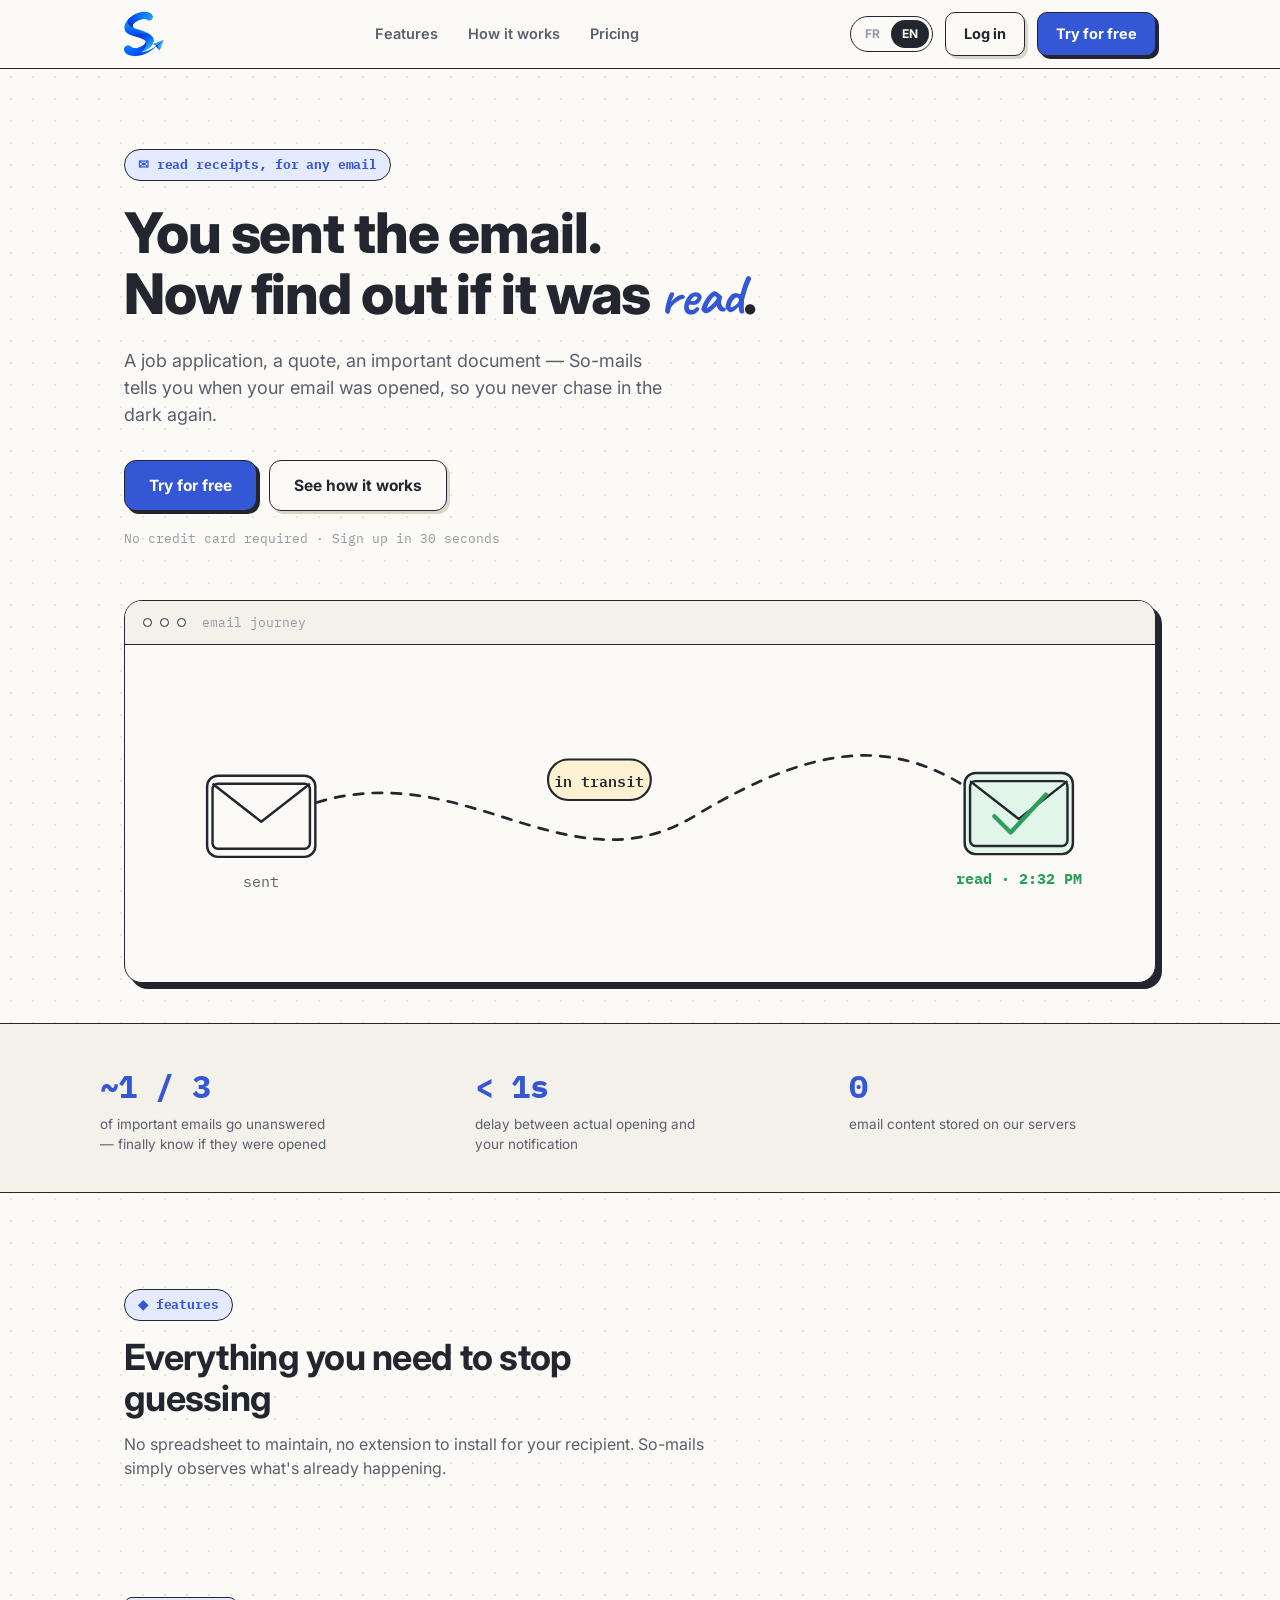
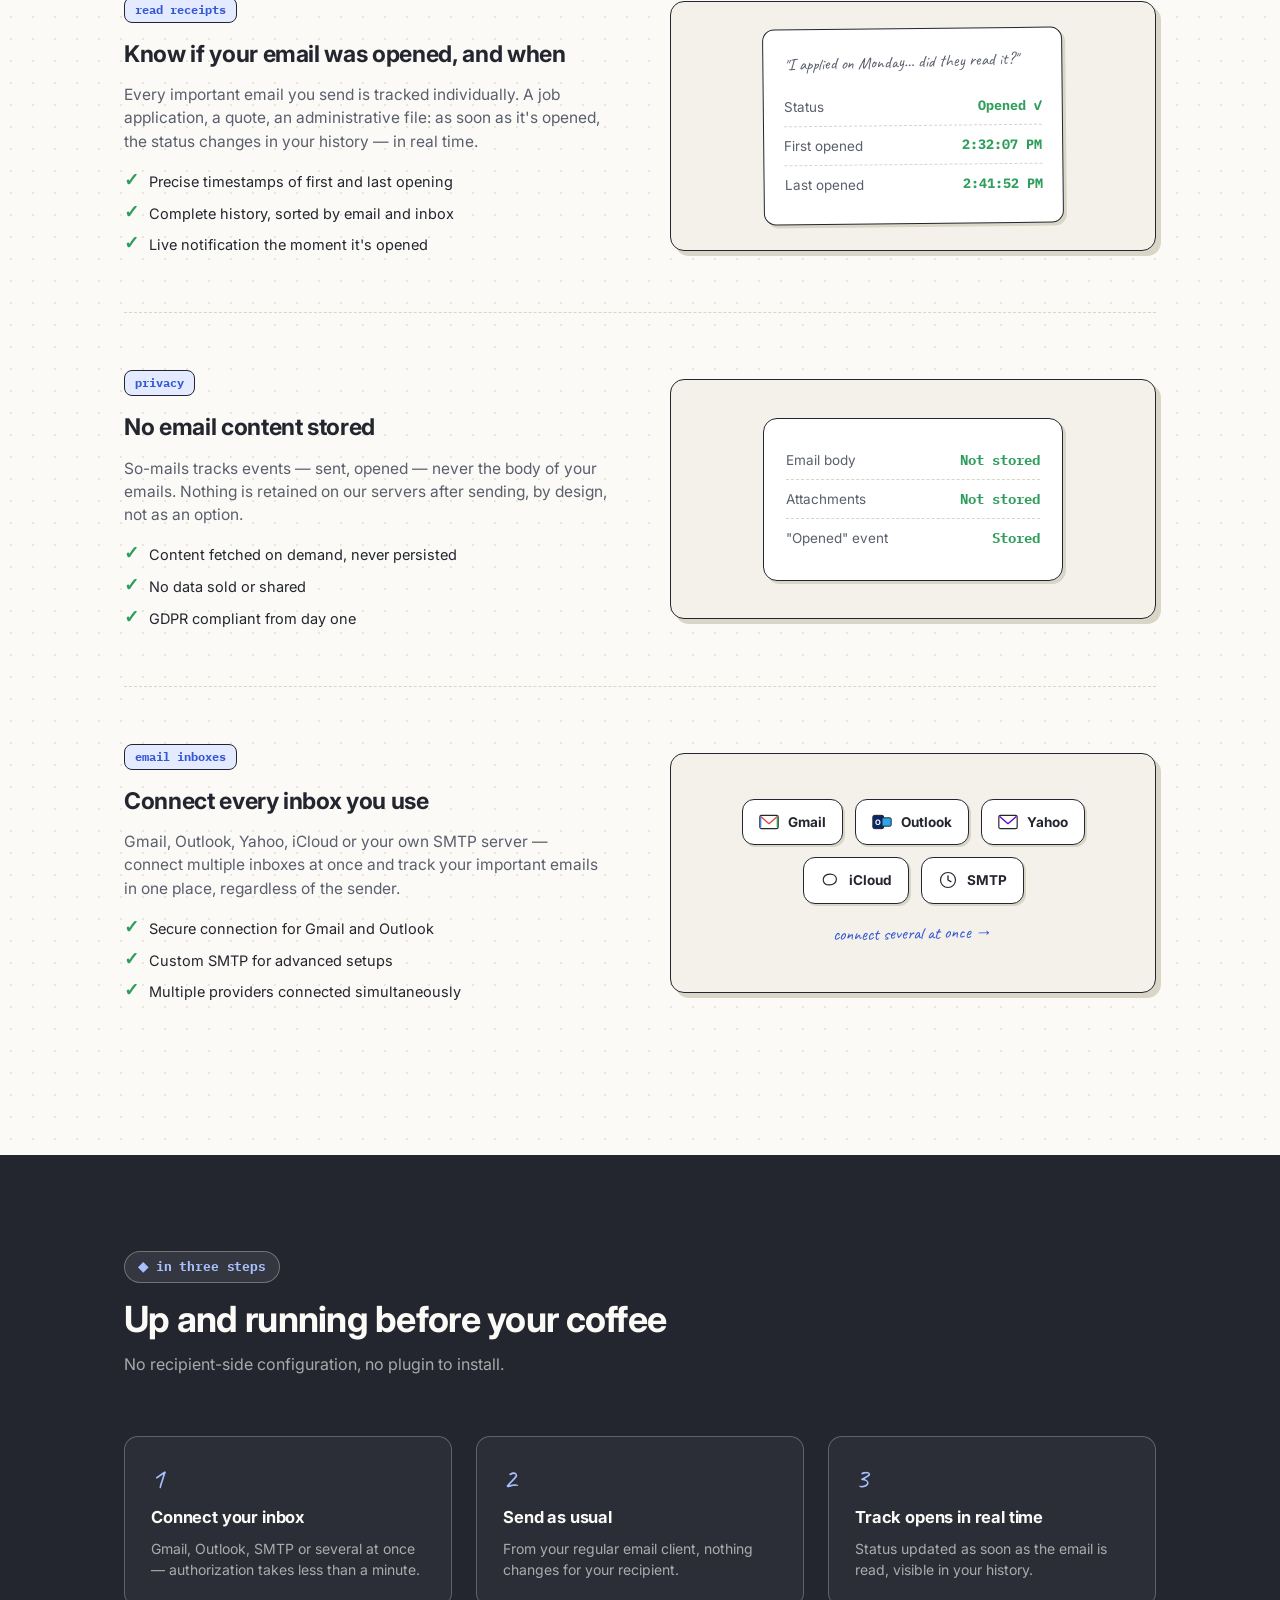
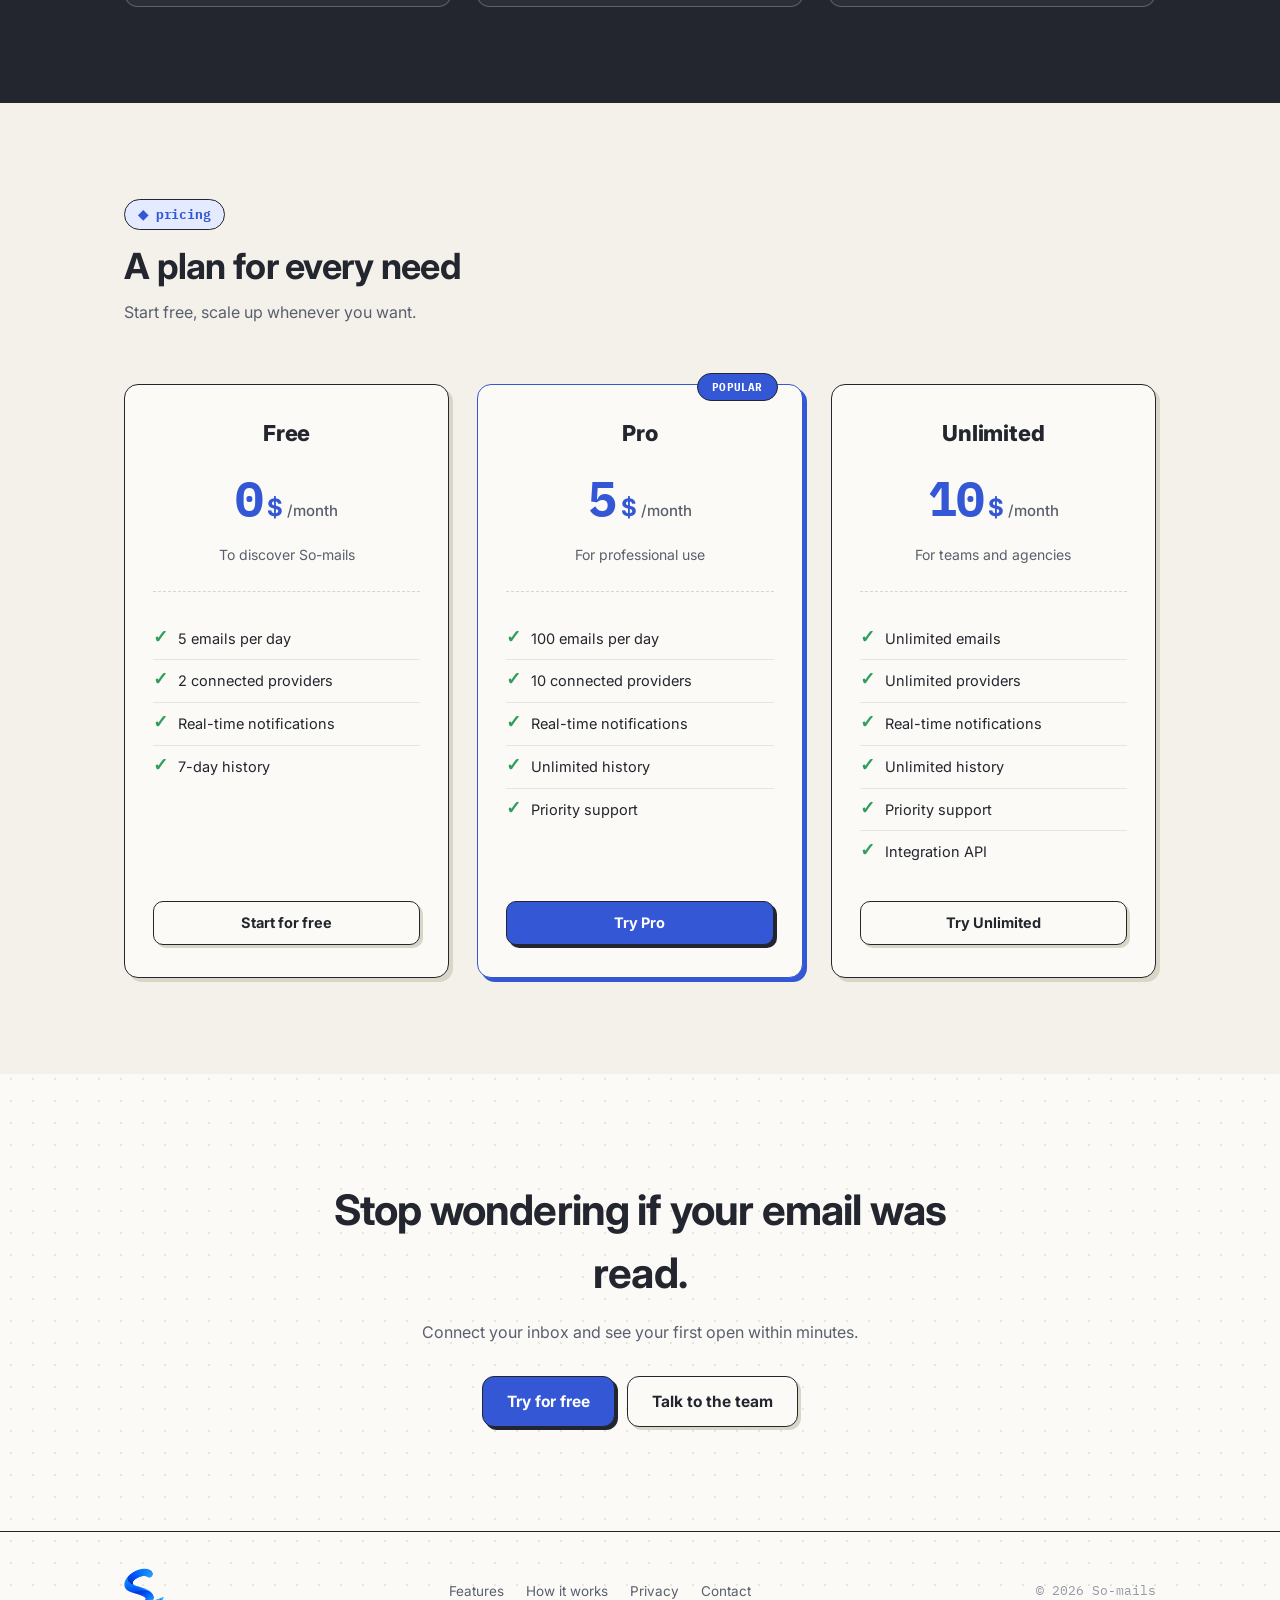
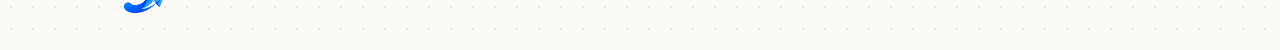
<file: index.html>
<!DOCTYPE html>
<html lang="fr">
<head>
<meta charset="UTF-8" />
<meta name="viewport" content="width=device-width, initial-scale=1.0" />
<title data-i18n="meta.title">So-mails — Savoir si votre email a été lu</title>
<link rel="preconnect" href="https://fonts.googleapis.com">
<link rel="preconnect" href="https://fonts.gstatic.com" crossorigin>
<link href="https://fonts.googleapis.com/css2?family=Caveat:wght@600;700&family=IBM+Plex+Mono:wght@500;600&family=Inter:wght@400;500;600;700;800&display=swap" rel="stylesheet">
<link rel="stylesheet" href="styles.css">
</head>
<body>

<header class="nav">
  <div class="wrap nav-inner">
   <a href="/" class="logo">
  <img src="logo.png" class="logo-size" alt="So-mails">
</a>

<nav class="nav-links">
  <a href="#features" data-i18n="nav.features">Fonctionnalités</a>
  <a href="#how" data-i18n="nav.howItWorks">Comment ça marche</a>
  <a href="#pricing" data-i18n="nav.pricing">Tarifs</a>
</nav>
    <div class="nav-cta">
      <div class="lang-toggle" role="group" aria-label="Langue">
        <button data-lang="fr" class="active">FR</button>
        <button data-lang="en">EN</button>
      </div>
      <a href="#" class="btn btn-ghost" data-i18n="nav.login">Connexion</a>
      <a href="#" class="btn btn-primary" data-i18n="nav.tryFree">Essayer gratuitement</a>
    </div>
  </div>
</header>

<section class="hero">
  <div class="wrap">
    <div class="eyebrow" data-i18n="hero.eyebrow">✉ accusé de lecture, pour n'importe quel email</div>
    <h1 class="hero-title"><span data-i18n="hero.title1">Vous avez envoyé l'email.</span><br><span data-i18n="hero.title2">Reste à savoir s'il a été</span> <span class="accent" data-i18n="hero.titleAccent">lu</span>.</h1>
    <p class="hero-sub" data-i18n="hero.subtitle">Une candidature, un devis, un dossier important — So-mails vous dit quand votre email a été ouvert, pour ne plus relancer dans le vide.</p>
    <div class="hero-actions">
      <a href="#" class="btn btn-primary btn-lg" data-i18n="hero.ctaPrimary">Essayer gratuitement</a>
      <a href="#how" class="btn btn-ghost btn-lg" data-i18n="hero.ctaSecondary">Voir comment ça marche</a>
    </div>
    <div class="hero-note" data-i18n="hero.note">Sans carte bancaire · Connexion en 30 secondes</div>

    <div class="journey-shell reveal">
      <div class="journey-bar">
        <div class="journey-dot"></div><div class="journey-dot"></div><div class="journey-dot"></div>
        <span data-i18n="hero.journeyLabel">trajet de l'email</span>
      </div>
      <div class="journey-canvas">
        <svg viewBox="0 0 720 200" xmlns="http://www.w3.org/2000/svg">
          <!-- dashed hand-drawn path -->
          <path d="M 95 100 C 220 40, 300 160, 400 100 S 560 40, 630 100" fill="none" stroke="#23262f" stroke-width="2" stroke-dasharray="7 7" stroke-linecap="round"/>
          <!-- node 1: envelope sent -->
          <g transform="translate(40,70)">
            <rect x="0" y="0" width="80" height="60" rx="8" fill="#fbfaf6" stroke="#23262f" stroke-width="1.8"/>
            <path d="M4 6 L40 34 L76 6" fill="none" stroke="#23262f" stroke-width="1.8" stroke-linejoin="round"/>
            <rect x="4" y="6" width="72" height="48" rx="4" fill="none" stroke="#23262f" stroke-width="1.8"/>
            <text x="40" y="82" text-anchor="middle" font-family="IBM Plex Mono, monospace" font-size="11" fill="#5a5f6d" data-i18n-svg="hero.journeySent">envoyé</text>
          </g>
          <!-- node 2: mid waypoint tag -->
          <g transform="translate(330,58)">
            <rect x="-38" y="0" width="76" height="30" rx="15" fill="#fdf1d1" stroke="#23262f" stroke-width="1.6"/>
            <text x="0" y="20" text-anchor="middle" font-family="IBM Plex Mono, monospace" font-size="11" font-weight="600" fill="#23262f" data-i18n-svg="hero.journeyTransit">en transit</text>
          </g>
          <!-- node 3: opened + check -->
          <g transform="translate(600,68)">
            <rect x="0" y="0" width="80" height="60" rx="8" fill="#e2f5e9" stroke="#23262f" stroke-width="1.8"/>
            <path d="M4 6 L40 34 L76 6" fill="none" stroke="#23262f" stroke-width="1.8" stroke-linejoin="round"/>
            <rect x="4" y="6" width="72" height="48" rx="4" fill="none" stroke="#23262f" stroke-width="1.8"/>
            <path d="M22 32 L34 44 L60 16" fill="none" stroke="#2f9e5c" stroke-width="3.2" stroke-linecap="round" stroke-linejoin="round"/>
            <text x="40" y="82" text-anchor="middle" font-family="IBM Plex Mono, monospace" font-size="11" font-weight="700" fill="#2f9e5c" data-i18n-svg="hero.journeyRead">lu · 14:32</text>
          </g>
        </svg>
      </div>
    </div>
  </div>
</section>

<section class="stat">
  <div class="wrap stat-inner">
    <div class="stat-item">
      <div class="stat-num" data-i18n="stats.stat1.number">~1 / 3</div>
      <div class="stat-label" data-i18n="stats.stat1.label">des emails importants restent sans réponse — sachez enfin s'ils ont été ouverts</div>
    </div>
    <div class="stat-item">
      <div class="stat-num" data-i18n="stats.stat2.number">&lt; 1s</div>
      <div class="stat-label" data-i18n="stats.stat2.label">de délai entre l'ouverture réelle et votre notification</div>
    </div>
    <div class="stat-item">
      <div class="stat-num" data-i18n="stats.stat3.number">0</div>
      <div class="stat-label" data-i18n="stats.stat3.label">contenu d'email stocké sur nos serveurs</div>
    </div>
  </div>
</section>

<section class="features" id="features">
  <div class="wrap">
    <div class="section-head reveal">
      <div class="eyebrow" data-i18n="features.eyebrow">◆ fonctionnalités</div>
      <h2 data-i18n="features.title">Tout ce qu'il faut pour arrêter de deviner</h2>
      <p data-i18n="features.subtitle">Pas de tableau à tenir, pas d'extension à faire installer à votre destinataire. So-mails observe simplement ce qui se passe déjà.</p>
    </div>

    <div class="feature-row reveal">
      <div class="feature-text">
        <span class="feature-tag" data-i18n="features.feature1.tag">accusé de lecture</span>
        <h3 data-i18n="features.feature1.title">Sachez si votre email a été ouvert, et quand</h3>
        <p data-i18n="features.feature1.description">Chaque email important que vous envoyez est suivi individuellement. Une candidature, un devis, un dossier administratif : dès qu'il est ouvert, le statut change dans votre historique — en temps réel.</p>
        <ul class="feature-list" data-i18n-list="features.feature1.list">
          <li>Horodatage précis de la première et de la dernière ouverture</li>
          <li>Historique complet, classé par email et par boîte mail</li>
          <li>Notification en direct dès l'ouverture</li>
        </ul>
      </div>
      <div class="feature-visual">
        <div class="receipt-card">
          <div class="receipt-scenario" data-i18n="features.feature1.visual.scenario">"J'ai postulé lundi… ils l'ont lu ?"</div>
          <div class="receipt-row"><span class="lbl" data-i18n="features.feature1.visual.status">Statut</span><span class="val" data-i18n="features.feature1.visual.statusValue">Ouvert ✓</span></div>
          <div class="receipt-row"><span class="lbl" data-i18n="features.feature1.visual.firstOpen">Première ouverture</span><span class="val" data-i18n="features.feature1.visual.firstOpenValue">14:32:07</span></div>
          <div class="receipt-row"><span class="lbl" data-i18n="features.feature1.visual.lastOpen">Dernière ouverture</span><span class="val" data-i18n="features.feature1.visual.lastOpenValue">14:41:52</span></div>
        </div>
      </div>
    </div>

    <div class="feature-row reverse reveal">
      <div class="feature-text">
        <span class="feature-tag" data-i18n="features.feature2.tag">confidentialité</span>
        <h3 data-i18n="features.feature2.title">Aucun contenu d'email stocké</h3>
        <p data-i18n="features.feature2.description">So-mails suit des événements — envoyé, ouvert — jamais le corps de vos emails. Rien n'est conservé sur nos serveurs après l'envoi, par conception, pas en option.</p>
        <ul class="feature-list" data-i18n-list="features.feature2.list">
          <li>Contenu récupéré à la demande, jamais persisté</li>
          <li>Aucune donnée revendue ou partagée</li>
          <li>Conforme aux bonnes pratiques RGPD dès le départ</li>
        </ul>
      </div>
      <div class="feature-visual">
        <div class="privacy-card">
          <div class="privacy-row"><span class="lbl" data-i18n="features.feature2.visual.emailBody">Corps de l'email</span><span class="val" data-i18n="features.feature2.visual.emailBodyValue">Non stocké</span></div>
          <div class="privacy-row"><span class="lbl" data-i18n="features.feature2.visual.attachments">Pièces jointes</span><span class="val" data-i18n="features.feature2.visual.attachmentsValue">Non stockées</span></div>
          <div class="privacy-row"><span class="lbl" data-i18n="features.feature2.visual.openEvent">Événement "ouvert"</span><span class="val" data-i18n="features.feature2.visual.openEventValue">Conservé</span></div>
        </div>
      </div>
    </div>

    <div class="feature-row reveal">
      <div class="feature-text">
        <span class="feature-tag" data-i18n="features.feature3.tag">boîtes mail</span>
        <h3 data-i18n="features.feature3.title">Connectez toutes les boîtes que vous utilisez</h3>
        <p data-i18n="features.feature3.description">Gmail, Outlook, Yahoo, iCloud ou votre propre serveur SMTP — connectez plusieurs boîtes à la fois et suivez vos emails importants au même endroit, quel que soit l'expéditeur.</p>
        <ul class="feature-list" data-i18n-list="features.feature3.list">
          <li>Connexion sécurisée pour Gmail et Outlook</li>
          <li>SMTP personnalisé pour les configurations avancées</li>
          <li>Plusieurs fournisseurs connectés simultanément</li>
        </ul>
      </div>
      <div class="feature-visual" style="flex-direction: column;">
        <div class="chip-grid">
          <div class="chip">
            <svg viewBox="0 0 24 24"><rect x="1" y="4" width="22" height="16" rx="2" fill="#fff" stroke="#23262f" stroke-width="1.4"/><path d="M2 5.5 L12 14 L22 5.5" fill="none" stroke="#EA4335" stroke-width="1.6" stroke-linejoin="round"/><path d="M2 6 L2 18" stroke="#4285F4" stroke-width="1.6"/><path d="M22 6 L22 18" stroke="#34A853" stroke-width="1.6"/></svg>
            Gmail
          </div>
          <div class="chip">
            <svg viewBox="0 0 24 24"><rect x="1" y="4" width="13" height="16" rx="2" fill="#0A2767" stroke="#23262f" stroke-width="1.2"/><text x="7.5" y="15" text-anchor="middle" font-family="Inter" font-size="9" font-weight="700" fill="#fff">O</text><rect x="12" y="7" width="11" height="10" rx="1.5" fill="#28A8EA" stroke="#23262f" stroke-width="1.2"/></svg>
            Outlook
          </div>
          <div class="chip">
            <svg viewBox="0 0 24 24"><rect x="1" y="4" width="22" height="16" rx="2" fill="#fff" stroke="#23262f" stroke-width="1.4"/><path d="M2 5.5 L12 14 L22 5.5" fill="none" stroke="#6001D2" stroke-width="1.6" stroke-linejoin="round"/></svg>
            Yahoo
          </div>
          <div class="chip">
            <svg viewBox="0 0 24 24"><path d="M12 5 C6 5 3 9 4 13 C4.8 16.5 8 18 11.5 17.9 C16 17.8 20 15 19.7 10.8 C19.5 7.5 16.3 5 12 5 Z" fill="#fff" stroke="#23262f" stroke-width="1.4"/></svg>
            iCloud
          </div>
          <div class="chip">
            <svg viewBox="0 0 24 24"><circle cx="12" cy="12" r="9" fill="#fff" stroke="#23262f" stroke-width="1.4"/><path d="M12 7 L12 12 L15.5 14" stroke="#23262f" stroke-width="1.6" stroke-linecap="round" stroke-linejoin="round" fill="none"/></svg>
            SMTP
          </div>
        </div>
        <div class="multi-note" data-i18n="features.feature3.visual.note">connectez-en plusieurs à la fois →</div>
      </div>
    </div>
  </div>
</section>

<section class="how" id="how">
  <div class="wrap">
    <div class="section-head reveal">
      <div class="eyebrow" data-i18n="howItWorks.eyebrow">◆ en trois étapes</div>
      <h2 data-i18n="howItWorks.title">Opérationnel avant votre café</h2>
      <p data-i18n="howItWorks.subtitle">Aucune configuration côté destinataire, aucun plugin à faire installer.</p>
    </div>
    <div class="steps">
      <div class="step reveal">
        <div class="step-num" data-i18n="howItWorks.steps.0.number">1</div>
        <h4 data-i18n="howItWorks.steps.0.title">Connectez votre boîte mail</h4>
        <p data-i18n="howItWorks.steps.0.description">Gmail, Outlook, SMTP ou plusieurs à la fois — l'autorisation prend moins d'une minute.</p>
      </div>
      <div class="step reveal">
        <div class="step-num" data-i18n="howItWorks.steps.1.number">2</div>
        <h4 data-i18n="howItWorks.steps.1.title">Envoyez comme d'habitude</h4>
        <p data-i18n="howItWorks.steps.1.description">Depuis votre client mail habituel, rien ne change pour votre destinataire.</p>
      </div>
      <div class="step reveal">
        <div class="step-num" data-i18n="howItWorks.steps.2.number">3</div>
        <h4 data-i18n="howItWorks.steps.2.title">Suivez l'ouverture en direct</h4>
        <p data-i18n="howItWorks.steps.2.description">Statut mis à jour dès que l'email est lu, visible dans votre historique.</p>
      </div>
    </div>
  </div>
</section>

<section class="pricing" id="pricing">
  <div class="wrap">
    <div class="section-head reveal">
      <div class="eyebrow" data-i18n="pricing.eyebrow">◆ tarifs</div>
      <h2 data-i18n="pricing.title">Un plan pour chaque besoin</h2>
      <p data-i18n="pricing.subtitle">Commencez gratuitement, passez à la vitesse supérieure quand vous le souhaitez.</p>
    </div>

    <div class="pricing-grid">
      <!-- Free Plan -->
      <div class="pricing-card reveal">
        <div class="pricing-header">
          <h3 class="pricing-name" data-i18n="pricing.free.name">Gratuit</h3>
          <div class="pricing-price">
            <span class="price-amount" data-i18n="pricing.free.price">0</span>
            <span class="price-currency" data-i18n="pricing.free.currency">€</span>
            <span class="price-period" data-i18n="pricing.free.period">/mois</span>
          </div>
          <p class="pricing-description" data-i18n="pricing.free.description">Pour découvrir So-mails</p>
        </div>
        <ul class="pricing-features" data-i18n-list="pricing.free.features">
          <li>5 emails par jour</li>
          <li>2 fournisseurs connectés</li>
          <li>Notifications en temps réel</li>
          <li>Historique de 7 jours</li>
        </ul>
        <a href="#" class="btn btn-ghost btn-block" data-i18n="pricing.free.cta">Commencer gratuitement</a>
      </div>

      <!-- Pro Plan (Popular) -->
      <div class="pricing-card pricing-card-popular reveal">
        <div class="pricing-badge" data-i18n="pricing.pro.popular">Populaire</div>
        <div class="pricing-header">
          <h3 class="pricing-name" data-i18n="pricing.pro.name">Pro</h3>
          <div class="pricing-price">
            <span class="price-amount" data-i18n="pricing.pro.price">5</span>
            <span class="price-currency" data-i18n="pricing.pro.currency">€</span>
            <span class="price-period" data-i18n="pricing.pro.period">/mois</span>
          </div>
          <p class="pricing-description" data-i18n="pricing.pro.description">Pour un usage professionnel</p>
        </div>
        <ul class="pricing-features" data-i18n-list="pricing.pro.features">
          <li>100 emails par jour</li>
          <li>10 fournisseurs connectés</li>
          <li>Notifications en temps réel</li>
          <li>Historique illimité</li>
          <li>Support prioritaire</li>
        </ul>
        <a href="#" class="btn btn-primary btn-block" data-i18n="pricing.pro.cta">Essayer Pro</a>
      </div>

      <!-- Unlimited Plan -->
      <div class="pricing-card reveal">
        <div class="pricing-header">
          <h3 class="pricing-name" data-i18n="pricing.unlimited.name">Illimité</h3>
          <div class="pricing-price">
            <span class="price-amount" data-i18n="pricing.unlimited.price">10</span>
            <span class="price-currency" data-i18n="pricing.unlimited.currency">€</span>
            <span class="price-period" data-i18n="pricing.unlimited.period">/mois</span>
          </div>
          <p class="pricing-description" data-i18n="pricing.unlimited.description">Pour les équipes et agences</p>
        </div>
        <ul class="pricing-features" data-i18n-list="pricing.unlimited.features">
          <li>Emails illimités</li>
          <li>Fournisseurs illimités</li>
          <li>Notifications en temps réel</li>
          <li>Historique illimité</li>
          <li>Support prioritaire</li>
          <li>API d'intégration</li>
        </ul>
        <a href="#" class="btn btn-ghost btn-block" data-i18n="pricing.unlimited.cta">Essayer Illimité</a>
      </div>
    </div>
  </div>
</section>

<section class="cta reveal">
  <div class="wrap">
    <h2 data-i18n="cta.title">Arrêtez de vous demander si votre email a été lu.</h2>
    <p data-i18n="cta.subtitle">Connectez votre boîte mail et voyez votre première ouverture dans la minute.</p>
    <div class="cta-actions">
      <a href="#" class="btn btn-primary btn-lg" data-i18n="cta.primary">Essayer gratuitement</a>
      <a href="#" class="btn btn-ghost btn-lg" data-i18n="cta.secondary">Parler à l'équipe</a>
    </div>
  </div>
</section>

<footer>
  <div class="wrap footer-inner">
    <div class="logo">
      <img src="logo.png" class="logo-size" alt="So-mails">
    </div>
    <div class="footer-links">
      <a href="#features" data-i18n="footer.features">Fonctionnalités</a>
      <a href="#how" data-i18n="footer.howItWorks">Comment ça marche</a>
      <a href="privacy.html" data-i18n="footer.privacy">Confidentialité</a>
      <a href="#" data-i18n="footer.contact">Contact</a>
    </div>
    <div class="footer-copy" data-i18n="footer.copyright">© 2026 So-mails</div>
  </div>
</footer>

<script type="module" src="script.js"></script>

</body>
</html>
</file>
<file: styles.css>
:root {
  --ink: #23262f;
  --ink-soft: #5a5f6d;
  --ink-faint: #9599a6;
  --paper: #fbfaf6;
  --paper-alt: #f3f1e9;
  --line: #d9d5c7;
  --line-soft: #e8e5da;
  --marker-blue: #3457d5;
  --marker-blue-soft: #e4eaff;
  --marker-yellow: #f0b429;
  --marker-yellow-soft: #fdf1d1;
  --marker-green: #2f9e5c;
  --marker-green-soft: #e2f5e9;
  --radius: 14px;
  --hand: "Caveat", cursive;
  --mono: "IBM Plex Mono", ui-monospace, Menlo, Consolas, monospace;
  --sans: "Inter", -apple-system, BlinkMacSystemFont, "Segoe UI", sans-serif;
}

* { box-sizing: border-box; }
html { scroll-behavior: smooth; }

body {
  margin: 0;
  font-family: var(--sans);
  color: var(--ink);
  background: var(--paper);
  background-image: radial-gradient(var(--line-soft) 1.2px, transparent 1.2px);
  background-size: 22px 22px;
  -webkit-font-smoothing: antialiased;
  line-height: 1.5;
}

a { color: inherit; text-decoration: none; }

.wrap { max-width: 1080px; margin: 0 auto; padding: 0 24px; }

/* sketch border used across cards/buttons */
.sketch {
  border: 1.5px solid var(--ink);
  border-radius: var(--radius);
  box-shadow: 3px 3px 0 var(--line);
}

/* ---------- Nav ---------- */
header.nav {
  position: sticky;
  top: 0;
  z-index: 50;
  background: rgba(251, 250, 246, 0.88);
  backdrop-filter: blur(8px);
  border-bottom: 1.5px solid var(--ink);
}
.nav-inner { display: flex; align-items: center; justify-content: space-between; height: 68px; }
.logo { display: flex; align-items: center; gap: 9px; font-weight: 800; font-size: 18px; letter-spacing: -0.01em; }
.logo-mark {
  width: 30px; height: 30px; border-radius: 8px;
  background: var(--paper);
  border: 1.5px solid var(--ink);
  box-shadow: 2px 2px 0 var(--ink);
  display: inline-flex; align-items: center; justify-content: center;
  font-family: var(--hand); font-size: 20px; font-weight: 700; color: var(--marker-blue);
}
.logo-size{
  width: 40px;
}
.nav-links { display: flex; align-items: center; gap: 30px; }
.nav-links a { font-size: 14.5px; color: var(--ink-soft); font-weight: 600; transition: color 0.15s ease; }
.nav-links a:hover { color: var(--marker-blue); }
.nav-cta { display: flex; align-items: center; gap: 12px; }
.lang-toggle {
  display: flex; border: 1.5px solid var(--ink); border-radius: 999px; padding: 3px; font-size: 12px; font-weight: 700;
}
.lang-toggle button { border: none; background: none; padding: 5px 11px; border-radius: 999px; cursor: pointer; color: var(--ink-faint); font: inherit; }
.lang-toggle button.active { background: var(--ink); color: var(--paper); }

.btn {
  display: inline-flex; align-items: center; justify-content: center; gap: 6px;
  font-size: 14.5px; font-weight: 700; padding: 10px 18px; border-radius: 10px; cursor: pointer;
  border: 1.5px solid var(--ink); transition: transform 0.12s ease, box-shadow 0.12s ease;
  white-space: nowrap; background: var(--paper); color: var(--ink);
}
.btn-primary { background: var(--marker-blue); color: white; box-shadow: 3px 3px 0 var(--ink); }
.btn-primary:hover { transform: translate(-1px, -1px); box-shadow: 4px 4px 0 var(--ink); }
.btn-ghost { background: var(--paper); box-shadow: 3px 3px 0 var(--line); }
.btn-ghost:hover { transform: translate(-1px, -1px); box-shadow: 4px 4px 0 var(--line); }
.btn-lg { padding: 13px 24px; font-size: 15.5px; border-radius: 12px; }

/* ---------- Hero ---------- */
section.hero { padding: 80px 0 40px; }
.eyebrow {
  display: inline-flex; align-items: center; gap: 8px; font-size: 13px; font-weight: 700;
  color: var(--marker-blue); background: var(--marker-blue-soft); border: 1.5px solid var(--ink);
  padding: 5px 13px; border-radius: 999px; margin-bottom: 22px; font-family: var(--mono); letter-spacing: -0.01em;
}
h1.hero-title {
  font-size: clamp(36px, 5vw, 56px); line-height: 1.1; letter-spacing: -0.02em; font-weight: 800;
  max-width: 720px; margin: 0 0 20px;
}
h1.hero-title .accent {
  font-family: var(--hand); font-weight: 700; color: var(--marker-blue);
  display: inline-block; transform: rotate(-1.5deg);
}
p.hero-sub { font-size: 18px; color: var(--ink-soft); max-width: 540px; margin: 0 0 32px; }
.hero-actions { display: flex; gap: 12px; margin-bottom: 18px; flex-wrap: wrap; }
.hero-note { font-size: 13px; color: var(--ink-faint); font-family: var(--mono); }

/* ---------- Signature: hand-drawn mail journey diagram ---------- */
.journey-shell {
  margin-top: 52px;
  border-radius: 18px;
  border: 1.5px solid var(--ink);
  background: var(--paper);
  box-shadow: 6px 6px 0 var(--ink);
  overflow: hidden;
}
.journey-bar {
  display: flex; align-items: center; gap: 8px; padding: 12px 18px;
  border-bottom: 1.5px solid var(--ink); background: var(--paper-alt);
}
.journey-dot { width: 9px; height: 9px; border-radius: 50%; border: 1.5px solid var(--ink); background: var(--paper); }
.journey-bar span { margin-left: 8px; font-size: 12.5px; color: var(--ink-faint); font-family: var(--mono); }
.journey-canvas { padding: 36px 28px 30px; }
.journey-canvas svg { width: 100%; height: auto; display: block; }

/* ---------- Stat strip ---------- */
section.stat { border-top: 1.5px solid var(--ink); border-bottom: 1.5px solid var(--ink); background: var(--paper-alt); }
.stat-inner { display: flex; align-items: flex-start; gap: 44px; padding: 38px 0; flex-wrap: wrap; }
.stat-item { flex: 1; min-width: 200px; }
.stat-num { font-size: 32px; font-weight: 800; letter-spacing: -0.02em; color: var(--marker-blue); font-family: var(--mono); }
.stat-label { font-size: 13.5px; color: var(--ink-soft); margin-top: 4px; max-width: 240px; }

/* ---------- Features ---------- */
section.features { padding: 96px 0; }
.section-head { max-width: 580px; margin-bottom: 60px; }
.section-head .eyebrow { margin-bottom: 16px; }
.section-head h2 { font-size: clamp(27px, 3.4vw, 36px); letter-spacing: -0.02em; margin: 0 0 12px; line-height: 1.15; }
.section-head p { color: var(--ink-soft); font-size: 16px; margin: 0; }

.feature-row { display: grid; grid-template-columns: 1fr 1fr; gap: 60px; align-items: center; padding: 56px 0; }
.feature-row:not(:last-child) { border-bottom: 1.5px dashed var(--line); }
.feature-row.reverse .feature-visual { order: 2; }
.feature-visual {
  background: var(--paper-alt); border: 1.5px solid var(--ink); border-radius: var(--radius);
  box-shadow: 5px 5px 0 var(--line); padding: 26px; min-height: 240px;
  display: flex; align-items: center; justify-content: center;
}
.feature-tag {
  display: inline-block; font-size: 12px; font-weight: 700; color: var(--marker-blue);
  background: var(--marker-blue-soft); border: 1.5px solid var(--ink); padding: 3px 10px; border-radius: 8px; margin-bottom: 14px;
  font-family: var(--mono);
}
.feature-text h3 { font-size: 23px; letter-spacing: -0.015em; margin: 0 0 12px; }
.feature-text p { color: var(--ink-soft); font-size: 15.5px; margin: 0 0 18px; }
.feature-list { list-style: none; padding: 0; margin: 0; display: flex; flex-direction: column; gap: 10px; }
.feature-list li { display: flex; align-items: flex-start; gap: 10px; font-size: 14.5px; color: var(--ink); }
.feature-list li::before {
  content: "✓"; font-family: var(--hand); font-weight: 700; font-size: 18px; color: var(--marker-green);
  flex-shrink: 0; line-height: 1;
}

/* receipt card visual */
.receipt-card { background: white; border: 1.5px solid var(--ink); border-radius: 12px; padding: 20px; width: 100%; max-width: 300px; transform: rotate(-0.6deg); box-shadow: 3px 3px 0 var(--line); }
.receipt-row { display: flex; justify-content: space-between; align-items: center; padding: 9px 0; font-size: 13.5px; border-bottom: 1px dashed var(--line); }
.receipt-row:last-child { border-bottom: none; }
.receipt-row .lbl { color: var(--ink-soft); }
.receipt-row .val { font-family: var(--mono); font-weight: 700; color: var(--marker-green); }
.receipt-scenario { font-family: var(--hand); font-size: 17px; color: var(--ink-soft); margin-bottom: 12px; transform: rotate(-1deg); }

/* provider icon grid */
.chip-grid { display: flex; flex-wrap: wrap; gap: 12px; justify-content: center; }
.chip {
  background: white; border: 1.5px solid var(--ink); border-radius: 12px; padding: 12px 16px;
  font-size: 13.5px; font-weight: 700; display: flex; align-items: center; gap: 9px;
  box-shadow: 2px 2px 0 var(--line);
}
.chip svg { width: 20px; height: 20px; flex-shrink: 0; }
.multi-note {
  font-family: var(--hand); font-size: 18px; color: var(--marker-blue); text-align: center;
  margin-top: 16px; transform: rotate(-1deg);
}

/* privacy card */
.privacy-card { background: white; border: 1.5px solid var(--ink); border-radius: 14px; padding: 22px; width: 100%; max-width: 300px; box-shadow: 3px 3px 0 var(--line); }
.privacy-row { display: flex; justify-content: space-between; align-items: center; padding: 9px 0; font-size: 13.5px; border-bottom: 1px dashed var(--line); }
.privacy-row:last-child { border-bottom: none; }
.privacy-row .lbl { color: var(--ink-soft); }
.privacy-row .val { font-family: var(--mono); font-weight: 700; color: var(--marker-green); }

/* ---------- How it works ---------- */
section.how { background: var(--ink); color: var(--paper); padding: 96px 0; }
.how .section-head p { color: rgba(251,250,246,0.62); }
.how .eyebrow { background: rgba(251,250,246,0.08); border-color: rgba(251,250,246,0.3); color: #a9c0ff; }
.steps { display: grid; grid-template-columns: repeat(3, 1fr); gap: 24px; }
.step {
  background: rgba(251,250,246,0.04); border: 1.5px solid rgba(251,250,246,0.25); border-radius: var(--radius); padding: 26px;
  position: relative;
}
.step-num { font-family: var(--hand); font-size: 30px; color: #a9c0ff; margin-bottom: 12px; line-height: 1; }
.step h4 { font-size: 16.5px; margin: 0 0 8px; letter-spacing: -0.01em; }
.step p { font-size: 14px; color: rgba(251,250,246,0.62); margin: 0; }
.step-arrow { display: none; }
@media (min-width: 861px) {
  .steps { position: relative; }
}

/* ---------- CTA ---------- */
section.cta { padding: 104px 0; text-align: center; }
section.cta h2 { font-size: clamp(28px, 4vw, 42px); letter-spacing: -0.02em; margin: 0 0 16px; max-width: 620px; margin-inline: auto; }
section.cta p { color: var(--ink-soft); font-size: 16px; margin: 0 0 32px; }
.cta-actions { display: flex; gap: 12px; justify-content: center; flex-wrap: wrap; }

/* ---------- Pricing ---------- */
section.pricing { padding: 96px 0; background: var(--paper-alt); }
.pricing-grid { display: grid; grid-template-columns: repeat(3, 1fr); gap: 28px; margin-top: 52px; }

.pricing-card {
  background: var(--paper);
  border: 1.5px solid var(--ink);
  border-radius: var(--radius);
  box-shadow: 4px 4px 0 var(--line);
  padding: 32px 28px;
  display: flex;
  flex-direction: column;
  position: relative;
  transition: transform 0.2s ease, box-shadow 0.2s ease;
}

.pricing-card:hover {
  transform: translateY(-4px);
  box-shadow: 6px 8px 0 var(--line);
}

.pricing-card-popular {
  border-color: var(--marker-blue);
  box-shadow: 4px 4px 0 var(--marker-blue);
  transform: scale(1.05);
}

.pricing-card-popular:hover {
  box-shadow: 6px 8px 0 var(--marker-blue);
}

.pricing-badge {
  position: absolute;
  top: -12px;
  right: 24px;
  background: var(--marker-blue);
  color: white;
  font-size: 11px;
  font-weight: 700;
  padding: 5px 14px;
  border-radius: 999px;
  border: 1.5px solid var(--ink);
  text-transform: uppercase;
  letter-spacing: 0.02em;
  font-family: var(--mono);
}

.pricing-header {
  text-align: center;
  padding-bottom: 26px;
  border-bottom: 1.5px dashed var(--line);
  margin-bottom: 26px;
}

.pricing-name {
  font-size: 22px;
  font-weight: 800;
  margin: 0 0 12px;
  letter-spacing: -0.01em;
}

.pricing-price {
  display: flex;
  align-items: baseline;
  justify-content: center;
  gap: 4px;
  margin-bottom: 10px;
}

.price-amount {
  font-size: 48px;
  font-weight: 800;
  font-family: var(--mono);
  letter-spacing: -0.02em;
  color: var(--marker-blue);
}

.price-currency {
  font-size: 24px;
  font-weight: 700;
  color: var(--marker-blue);
}

.price-period {
  font-size: 15px;
  color: var(--ink-soft);
  font-weight: 500;
}

.pricing-description {
  font-size: 14px;
  color: var(--ink-soft);
  margin: 0;
}

.pricing-features {
  list-style: none;
  padding: 0;
  margin: 0 0 28px;
  flex: 1;
}

.pricing-features li {
  display: flex;
  align-items: flex-start;
  gap: 10px;
  font-size: 14.5px;
  color: var(--ink);
  padding: 10px 0;
  border-bottom: 1px solid var(--line-soft);
}

.pricing-features li:last-child {
  border-bottom: none;
}

.pricing-features li::before {
  content: "✓";
  font-family: var(--hand);
  font-weight: 700;
  font-size: 18px;
  color: var(--marker-green);
  flex-shrink: 0;
  line-height: 1;
}

.btn-block {
  width: 100%;
  justify-content: center;
}

/* ---------- Footer ---------- */
footer { border-top: 1.5px solid var(--ink); padding: 36px 0; }
.footer-inner { display: flex; align-items: center; justify-content: space-between; flex-wrap: wrap; gap: 16px; }
.footer-links { display: flex; gap: 22px; flex-wrap: wrap; }
.footer-links a { font-size: 13.5px; color: var(--ink-soft); }
.footer-links a:hover { color: var(--marker-blue); }
.footer-copy { font-size: 13px; color: var(--ink-faint); font-family: var(--mono); }

/* ---------- Privacy Page ---------- */
.privacy-hero {
  padding: 80px 0 50px;
  text-align: center;
  border-bottom: 1.5px solid var(--ink);
}

.privacy-title {
  font-size: clamp(32px, 4vw, 48px);
  letter-spacing: -0.02em;
  font-weight: 800;
  margin: 0 0 16px;
}

.privacy-subtitle {
  font-size: 18px;
  color: var(--ink-soft);
  max-width: 600px;
  margin: 0 auto 20px;
}

.privacy-updated {
  font-size: 13px;
  color: var(--ink-faint);
  font-family: var(--mono);
  display: inline-block;
  padding: 6px 14px;
  background: var(--paper-alt);
  border-radius: 8px;
  border: 1.5px solid var(--line);
}

.privacy-content {
  padding: 80px 0;
}

.privacy-grid {
  display: grid;
  grid-template-columns: 1fr 320px;
  gap: 60px;
  align-items: start;
}

.privacy-main {
  max-width: 720px;
}

.privacy-section {
  margin-bottom: 56px;
}

.privacy-section h2 {
  font-size: 28px;
  letter-spacing: -0.015em;
  margin: 0 0 20px;
  font-weight: 800;
}

.privacy-section p {
  font-size: 16px;
  line-height: 1.7;
  color: var(--ink-soft);
  margin: 0 0 16px;
}

.privacy-section ul {
  margin: 16px 0;
}

/* Principles cards */
.privacy-principles {
  display: grid;
  grid-template-columns: repeat(auto-fit, minmax(200px, 1fr));
  gap: 20px;
  margin-top: 28px;
}

.principle-card {
  background: var(--paper-alt);
  border: 1.5px solid var(--ink);
  border-radius: 12px;
  padding: 24px 20px;
  text-align: center;
}

.principle-icon {
  width: 56px;
  height: 56px;
  margin: 0 auto 16px;
  border-radius: 50%;
  border: 2px solid var(--ink);
  background: var(--paper);
  display: flex;
  align-items: center;
  justify-content: center;
}

.principle-icon svg {
  width: 28px;
  height: 28px;
  stroke: var(--marker-blue);
  stroke-width: 2;
}

.principle-card h3 {
  font-size: 16px;
  margin: 0 0 10px;
  font-weight: 700;
}

.principle-card p {
  font-size: 14px;
  margin: 0;
  color: var(--ink-soft);
}

/* Data table */
.data-table {
  border: 1.5px solid var(--ink);
  border-radius: var(--radius);
  overflow: hidden;
  margin-top: 24px;
}

.data-row {
  display: grid;
  grid-template-columns: 180px 1fr 160px;
  gap: 16px;
  padding: 18px 20px;
  border-bottom: 1.5px solid var(--line-soft);
  align-items: start;
}

.data-row:last-child {
  border-bottom: none;
}

.data-row:nth-child(even) {
  background: var(--paper-alt);
}

.data-label {
  font-weight: 700;
  font-size: 14px;
  color: var(--ink);
}

.data-purpose {
  font-size: 14px;
  color: var(--ink-soft);
}

.data-retention {
  font-size: 13px;
  color: var(--ink-faint);
  font-family: var(--mono);
  text-align: right;
}

/* Lists */
.not-collected-list,
.security-list {
  list-style: none;
  padding: 0;
  margin: 20px 0;
}

.not-collected-list li,
.security-list li {
  display: flex;
  align-items: flex-start;
  gap: 12px;
  padding: 12px 0;
  font-size: 15px;
  color: var(--ink);
  border-bottom: 1px solid var(--line-soft);
}

.not-collected-list li:last-child,
.security-list li:last-child {
  border-bottom: none;
}

.not-collected-list li::before {
  content: "✗";
  font-family: var(--hand);
  font-weight: 700;
  font-size: 20px;
  color: var(--ink-faint);
  flex-shrink: 0;
  line-height: 1;
}

.security-list li::before {
  content: "✓";
  font-family: var(--hand);
  font-weight: 700;
  font-size: 20px;
  color: var(--marker-green);
  flex-shrink: 0;
  line-height: 1;
}

/* Rights grid */
.rights-grid {
  display: grid;
  grid-template-columns: repeat(2, 1fr);
  gap: 20px;
  margin-top: 24px;
}

.right-item {
  background: var(--paper-alt);
  border: 1.5px solid var(--line);
  border-radius: 10px;
  padding: 20px;
}

.right-item strong {
  display: block;
  font-size: 15px;
  margin-bottom: 8px;
  color: var(--marker-blue);
}

.right-item p {
  font-size: 14px;
  margin: 0;
  color: var(--ink-soft);
}

/* Compliance grid */
.compliance-grid {
  display: grid;
  grid-template-columns: repeat(2, 1fr);
  gap: 20px;
  margin-top: 24px;
}

.compliance-item {
  background: var(--paper-alt);
  border: 1.5px solid var(--line);
  border-radius: 10px;
  padding: 20px;
}

.compliance-item strong {
  display: block;
  font-size: 15px;
  margin-bottom: 8px;
  color: var(--marker-blue);
  font-weight: 700;
}

.compliance-item p {
  font-size: 14px;
  margin: 0;
  color: var(--ink-soft);
  line-height: 1.5;
}

/* Contact box */
.contact-box {
  background: var(--marker-blue-soft);
  border: 1.5px solid var(--marker-blue);
  border-radius: 12px;
  padding: 24px;
  margin-top: 20px;
}

.contact-box p {
  margin: 0 0 12px;
  color: var(--ink);
}

.contact-box p:last-child {
  margin: 0;
  font-size: 14px;
}

.contact-box a {
  color: var(--marker-blue);
  font-weight: 600;
  text-decoration: underline;
}

/* Sidebar */
.privacy-sidebar {
  position: relative;
}

.sticky-sidebar {
  position: sticky;
  top: 88px;
}

.sidebar-card {
  background: var(--paper);
  border: 1.5px solid var(--ink);
  border-radius: var(--radius);
  box-shadow: 4px 4px 0 var(--line);
  padding: 28px 24px;
}

.sidebar-card h3 {
  font-size: 18px;
  margin: 0 0 18px;
  font-weight: 800;
}

.sidebar-list {
  list-style: none;
  padding: 0;
  margin: 0 0 24px;
}

.sidebar-list li {
  display: flex;
  align-items: flex-start;
  gap: 10px;
  font-size: 14px;
  padding: 10px 0;
  color: var(--ink);
  border-bottom: 1px solid var(--line-soft);
}

.sidebar-list li:last-child {
  border-bottom: none;
}

.sidebar-list li::before {
  content: "✓";
  font-family: var(--hand);
  font-weight: 700;
  font-size: 18px;
  color: var(--marker-green);
  flex-shrink: 0;
  line-height: 1;
}

/* ---------- Reveal on scroll ---------- */
.reveal { opacity: 0; transform: translateY(14px); transition: opacity 0.5s ease, transform 0.5s ease; }
.reveal.in { opacity: 1; transform: translateY(0); }

/* Tablet view for pricing */
@media (max-width: 1024px) and (min-width: 861px) {
  .pricing-grid {
    grid-template-columns: repeat(3, 1fr);
    gap: 22px;
  }
  
  .pricing-card {
    padding: 28px 22px;
  }
}

@media (max-width: 860px) {
  .nav-links { display: none; }
  .feature-row { grid-template-columns: 1fr; }
  .feature-row.reverse .feature-visual { order: unset; }
  .steps { grid-template-columns: 1fr; }
  .stat-inner { gap: 26px; }
  
  /* Pricing responsive */
  .pricing-grid { 
    grid-template-columns: 1fr; 
    gap: 24px;
    max-width: 420px;
    margin-left: auto;
    margin-right: auto;
  }
  
  .pricing-card-popular {
    transform: scale(1);
  }
  
  /* Header mobile improvements - bien aligné */
  .nav-inner { 
    height: auto; 
    min-height: 56px;
    padding: 12px 0; 
    gap: 12px;
  }
  
  /* Padding horizontal sur mobile */
  header.nav .wrap {
    padding: 0 20px;
  }
  
  .logo { 
    flex-shrink: 0;
  }
  
  .logo-size { 
    width: 32px;
    height: auto;
  }
  
  .nav-cta { 
    display: flex; 
    align-items: center; 
    gap: 10px; 
    flex-shrink: 0;
    margin-left: auto;
  }
  
  /* Boutons ajustés */
  .nav-cta .btn { 
    padding: 9px 14px; 
    font-size: 13px;
    box-shadow: 2px 2px 0 var(--ink);
  }
  
  .nav-cta .btn-primary {
    box-shadow: 2px 2px 0 var(--ink);
  }
  
  .nav-cta .btn-ghost { 
    box-shadow: 2px 2px 0 var(--line);
    display: none; /* Hide "Connexion" */
  }
  
  .lang-toggle { 
    font-size: 11px;
    padding: 2px;
  }
  
  .lang-toggle button { 
    padding: 5px 9px;
  }
  
  /* Footer responsive */
  footer {
    padding: 28px 0;
  }
  
  .footer-inner {
    flex-direction: column;
    align-items: center;
    text-align: center;
    gap: 20px;
  }
  
  .footer-links {
    order: 2;
    gap: 18px;
    justify-content: center;
  }
  
  .footer-copy {
    order: 3;
  }
  
  .logo {
    order: 1;
  }
  
  /* Privacy page responsive */
  .privacy-grid {
    grid-template-columns: 1fr;
    gap: 40px;
  }
  
  .privacy-sidebar {
    order: -1;
  }
  
  .sticky-sidebar {
    position: static;
  }
  
  .data-row {
    grid-template-columns: 1fr;
    gap: 10px;
  }
  
  .data-retention {
    text-align: left;
  }
  
  .rights-grid {
    grid-template-columns: 1fr;
  }
  
  .compliance-grid {
    grid-template-columns: 1fr;
  }
  
  .privacy-principles {
    grid-template-columns: 1fr;
  }
}

/* Extra small screens */
@media (max-width: 480px) {
  .wrap { padding: 0 16px; }
  
  /* Padding horizontal réduit sur très petit écran */
  header.nav .wrap {
    padding: 0 16px;
  }
  
  .nav-inner { 
    min-height: 52px;
    padding: 10px 0;
    gap: 10px;
  }
  
  .logo-size { 
    width: 28px;
  }
  
  .nav-cta {
    gap: 8px;
  }
  
  .nav-cta .btn { 
    padding: 8px 12px; 
    font-size: 12px;
  }
  
  .lang-toggle button { 
    padding: 4px 8px;
  }
  
  /* Footer extra small */
  footer {
    padding: 24px 0;
  }
  
  .footer-inner {
    gap: 16px;
  }
  
  .footer-links {
    flex-direction: column;
    gap: 12px;
    align-items: center;
  }
  
  .footer-links a {
    font-size: 13px;
  }
  
  .footer-copy {
    font-size: 12px;
  }
}

@media (prefers-reduced-motion: reduce) { * { animation: none !important; transition: none !important; } }

:focus-visible { outline: 2px solid var(--marker-blue); outline-offset: 2px; }
</file>
